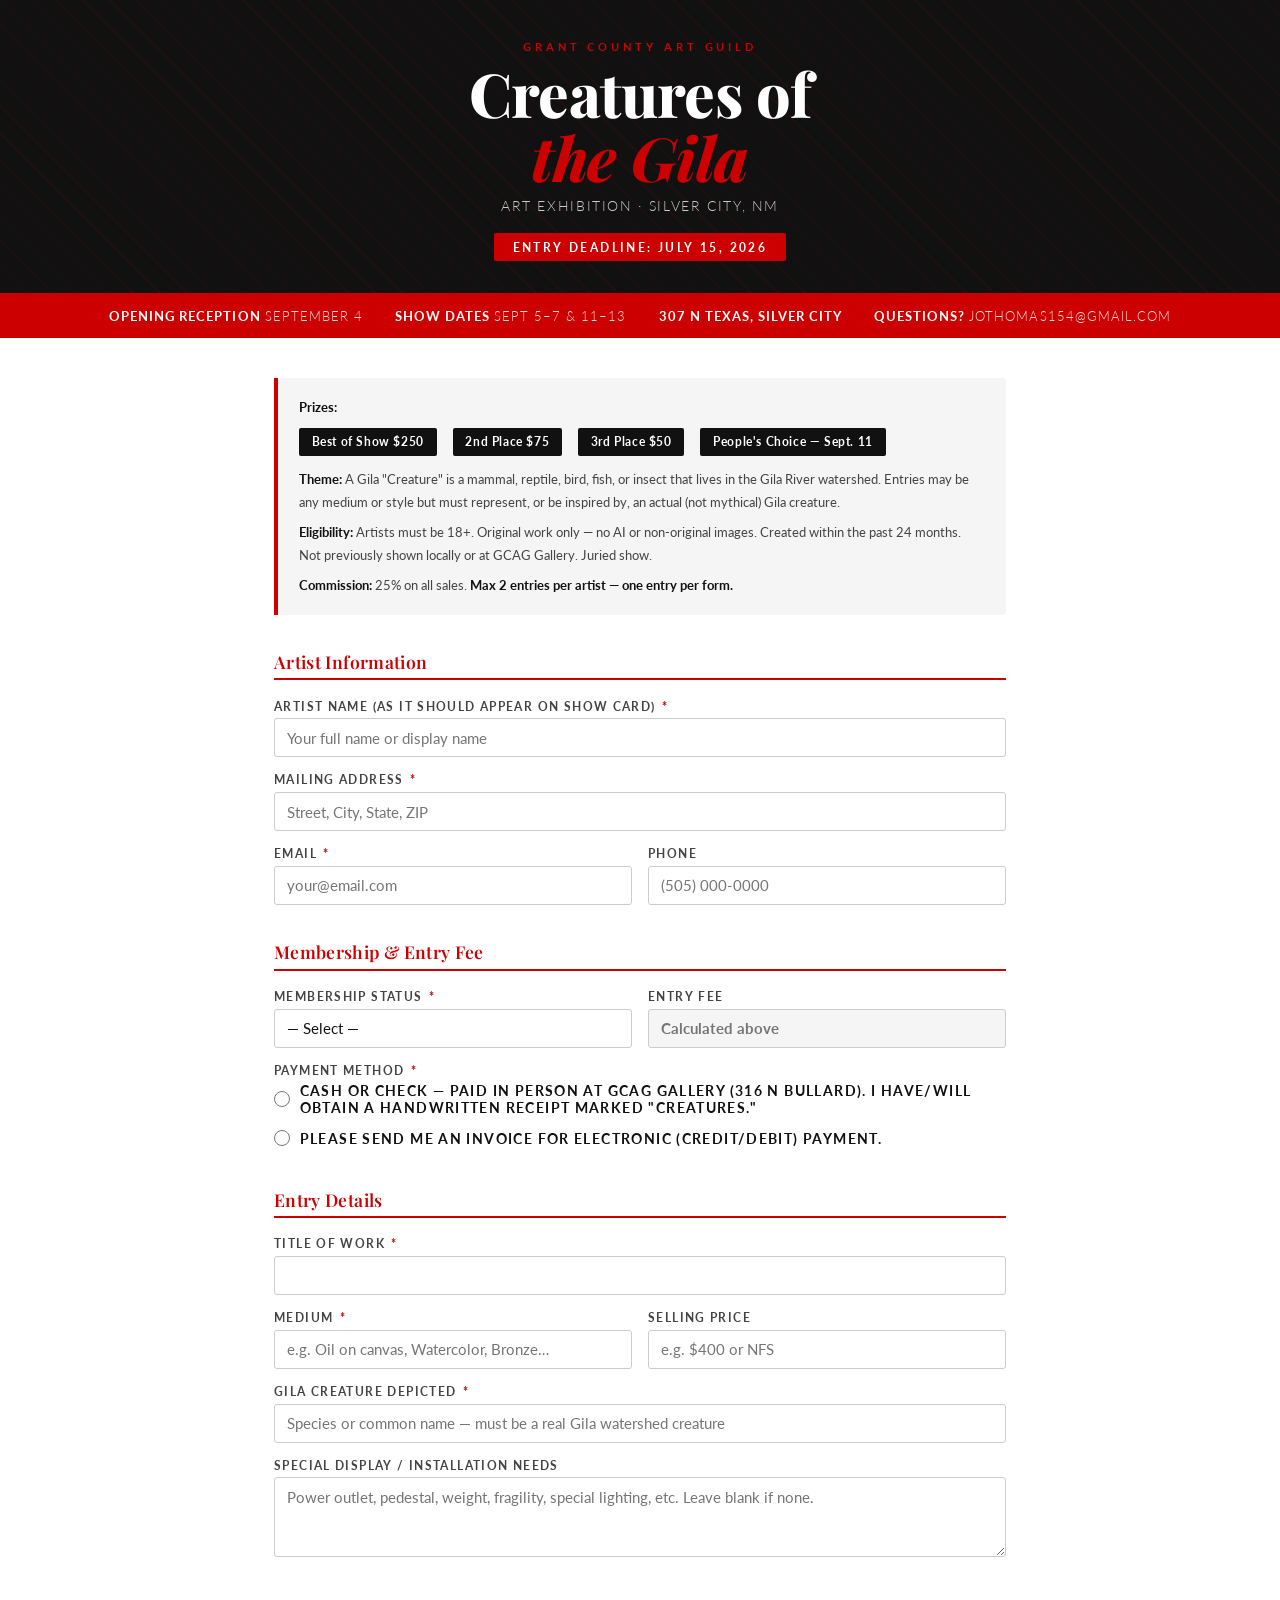
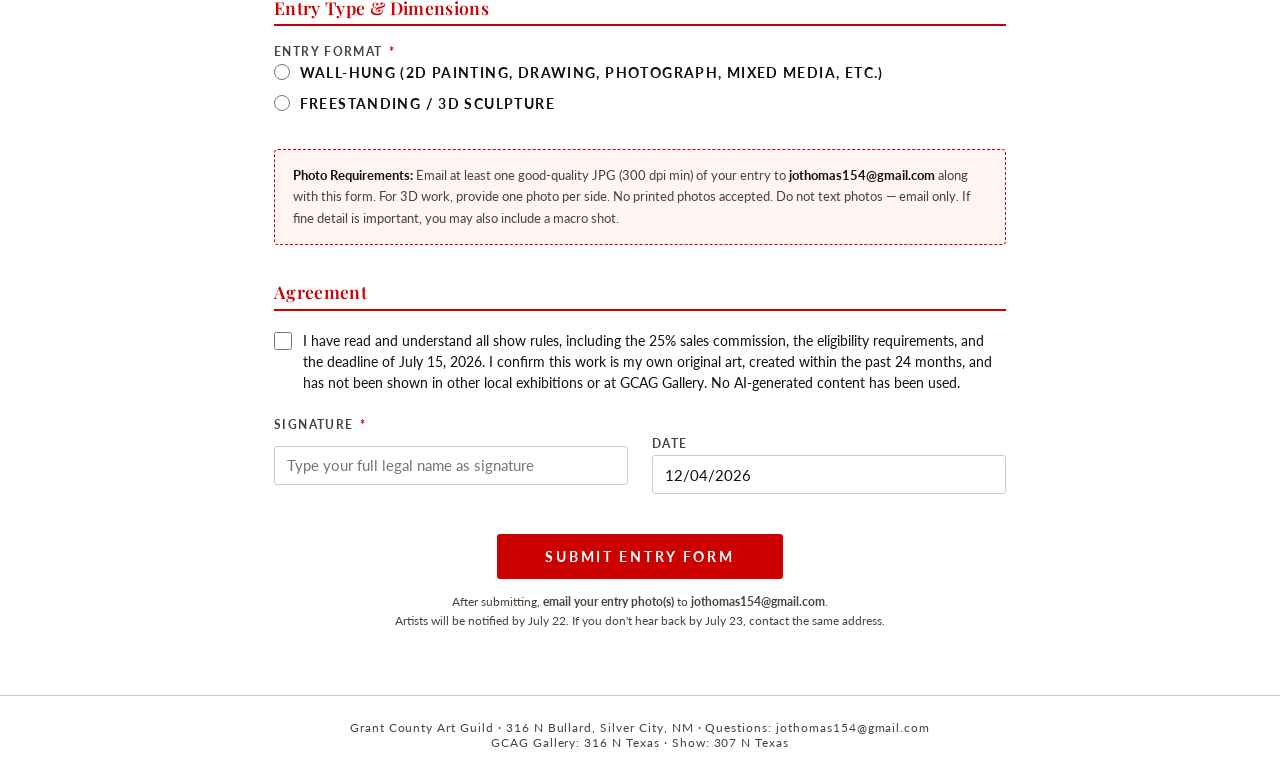
<file: creatures_entry_form_2026.html>
<!DOCTYPE html>
<html lang="en">
<head>
<meta charset="UTF-8">
<meta name="viewport" content="width=device-width, initial-scale=1.0">
<title>Creatures of the Gila – Entry Form 2026</title>
<link href="https://fonts.googleapis.com/css2?family=Playfair+Display:ital,wght@0,600;0,800;1,600&family=Lato:wght@300;400;700&display=swap" rel="stylesheet">
<style>
  :root {
    --sand: #ffffff;
    --clay: #cc0000;
    --ochre: #cc0000;
    --sage: #333333;
    --dark: #111111;
    --mid: #444444;
    --light: #f5f5f5;
    --rule: #cccccc;
  }

  * { box-sizing: border-box; margin: 0; padding: 0; }

  body {
    background: var(--sand);
    font-family: 'Lato', sans-serif;
    color: var(--dark);
    min-height: 100vh;
  }

  /* ── HEADER ── */
  header {
    background: var(--dark);
    color: var(--sand);
    padding: 2.5rem 2rem 2rem;
    text-align: center;
    position: relative;
    overflow: hidden;
  }
  header::before {
    content: '';
    position: absolute;
    inset: 0;
    background: repeating-linear-gradient(
      45deg,
      transparent,
      transparent 18px,
      rgba(204,0,0,0.1) 18px,
      rgba(204,0,0,0.1) 19px
    );
  }
  .header-inner { position: relative; z-index: 1; }
  .show-label {
    font-family: 'Lato', sans-serif;
    font-weight: 700;
    font-size: 0.7rem;
    letter-spacing: 0.35em;
    color: var(--ochre);
    text-transform: uppercase;
    margin-bottom: 0.5rem;
  }
  header h1 {
    font-family: 'Playfair Display', serif;
    font-size: clamp(2.2rem, 6vw, 3.8rem);
    font-weight: 800;
    line-height: 1.05;
    letter-spacing: -0.01em;
  }
  header h1 em {
    font-style: italic;
    color: var(--ochre);
  }
  .header-sub {
    font-size: 0.85rem;
    font-weight: 300;
    letter-spacing: 0.12em;
    color: var(--rule);
    margin-top: 0.6rem;
    text-transform: uppercase;
  }
  .deadline-badge {
    display: inline-block;
    margin-top: 1.2rem;
    background: var(--clay);
    color: #fff;
    font-size: 0.75rem;
    font-weight: 700;
    letter-spacing: 0.2em;
    text-transform: uppercase;
    padding: 0.4rem 1.2rem;
    border-radius: 2px;
  }

  /* ── INFO BOX ── */
  .info-strip {
    background: var(--clay);
    color: #fff;
    padding: 0.9rem 2rem;
    display: flex;
    flex-wrap: wrap;
    gap: 0.5rem 2rem;
    justify-content: center;
    font-size: 0.8rem;
    font-weight: 700;
    letter-spacing: 0.08em;
    text-transform: uppercase;
  }
  .info-strip span { opacity: 0.85; font-weight: 300; }

  /* ── MAIN LAYOUT ── */
  main {
    max-width: 780px;
    margin: 0 auto;
    padding: 2.5rem 1.5rem 4rem;
  }

  /* ── SECTION TITLES ── */
  .section-title {
    font-family: 'Playfair Display', serif;
    font-size: 1.1rem;
    font-weight: 600;
    color: var(--clay);
    border-bottom: 2px solid var(--clay);
    padding-bottom: 0.35rem;
    margin: 2.2rem 0 1.2rem;
    letter-spacing: 0.02em;
  }

  /* ── RULE BOX ── */
  .rules-box {
    background: var(--light);
    border-left: 4px solid var(--ochre);
    padding: 1.1rem 1.3rem;
    font-size: 0.83rem;
    line-height: 1.7;
    color: var(--mid);
    margin-bottom: 2rem;
    border-radius: 0 4px 4px 0;
  }
  .rules-box strong { color: var(--dark); }
  .prizes {
    display: flex;
    gap: 1rem;
    flex-wrap: wrap;
    margin-top: 0.6rem;
  }
  .prize-chip {
    background: var(--dark);
    color: var(--sand);
    padding: 0.25rem 0.8rem;
    border-radius: 2px;
    font-size: 0.75rem;
    font-weight: 700;
    letter-spacing: 0.05em;
  }

  /* ── FORM ── */
  .field-group {
    display: grid;
    grid-template-columns: 1fr 1fr;
    gap: 1rem;
    margin-bottom: 1rem;
  }
  .field-group.full { grid-template-columns: 1fr; }
  .field-group.three { grid-template-columns: 1fr 1fr 1fr; }

  label {
    display: block;
    font-size: 0.72rem;
    font-weight: 700;
    letter-spacing: 0.12em;
    text-transform: uppercase;
    color: var(--mid);
    margin-bottom: 0.35rem;
  }
  label .req { color: var(--clay); margin-left: 2px; }

  input[type=text],
  input[type=email],
  input[type=tel],
  input[type=number],
  textarea,
  select {
    width: 100%;
    background: #fff;
    border: 1.5px solid var(--rule);
    border-radius: 3px;
    padding: 0.6rem 0.75rem;
    font-family: 'Lato', sans-serif;
    font-size: 0.92rem;
    color: var(--dark);
    transition: border-color 0.2s;
    -webkit-appearance: none;
  }
  input:focus, textarea:focus, select:focus {
    outline: none;
    border-color: var(--clay);
    box-shadow: 0 0 0 3px rgba(184,92,42,0.12);
  }
  textarea { resize: vertical; min-height: 80px; }

  .checkbox-row {
    display: flex;
    align-items: flex-start;
    gap: 0.7rem;
    margin-bottom: 0.75rem;
  }
  .checkbox-row input[type=checkbox] {
    width: 18px;
    height: 18px;
    margin-top: 2px;
    accent-color: var(--clay);
    flex-shrink: 0;
    cursor: pointer;
  }
  .checkbox-row .cb-label {
    font-size: 0.88rem;
    color: var(--dark);
    line-height: 1.5;
    text-transform: none;
    letter-spacing: 0;
    font-weight: 400;
    cursor: pointer;
  }

  .radio-group {
    display: flex;
    flex-direction: column;
    gap: 0.5rem;
    margin-top: 0.3rem;
  }
  .radio-row {
    display: flex;
    align-items: center;
    gap: 0.6rem;
    cursor: pointer;
  }
  .radio-row input[type=radio] {
    accent-color: var(--clay);
    width: 16px;
    height: 16px;
    flex-shrink: 0;
  }
  .radio-row span {
    font-size: 0.88rem;
    color: var(--dark);
  }

  /* conditional panels */
  .panel {
    background: var(--light);
    border: 1.5px solid var(--rule);
    border-radius: 4px;
    padding: 1.2rem 1.3rem;
    margin-top: 0.8rem;
    display: none;
  }
  .panel.active { display: block; }
  .panel .section-title { margin-top: 0; font-size: 0.95rem; }

  /* signature area */
  .sig-area {
    border-bottom: 1.5px solid var(--dark);
    height: 48px;
    margin-top: 0.4rem;
    position: relative;
  }
  .sig-area::after {
    content: 'Sign here';
    position: absolute;
    bottom: 4px;
    left: 0;
    font-size: 0.7rem;
    color: var(--rule);
    letter-spacing: 0.08em;
    text-transform: uppercase;
  }

  /* notice */
  .notice {
    background: #fff5f5;
    border: 1.5px dashed var(--ochre);
    border-radius: 4px;
    padding: 0.9rem 1.1rem;
    font-size: 0.82rem;
    line-height: 1.65;
    color: var(--mid);
    margin: 1.5rem 0;
  }
  .notice strong { color: var(--dark); }

  /* submit */
  .submit-row {
    text-align: center;
    margin-top: 2.5rem;
  }
  .btn-submit {
    background: var(--clay);
    color: #fff;
    border: none;
    padding: 0.9rem 3rem;
    font-family: 'Lato', sans-serif;
    font-size: 0.85rem;
    font-weight: 700;
    letter-spacing: 0.2em;
    text-transform: uppercase;
    border-radius: 3px;
    cursor: pointer;
    transition: background 0.2s, transform 0.1s;
  }
  .btn-submit:hover { background: #a04a1e; }
  .btn-submit:active { transform: scale(0.98); }
  .submit-note {
    font-size: 0.76rem;
    color: var(--mid);
    margin-top: 0.8rem;
    line-height: 1.6;
  }

  /* footer */
  footer {
    text-align: center;
    padding: 1.5rem;
    font-size: 0.75rem;
    color: var(--mid);
    letter-spacing: 0.08em;
    border-top: 1px solid var(--rule);
  }

  /* print */
  @media print {
    header { background: #222 !important; -webkit-print-color-adjust: exact; print-color-adjust: exact; }
    .btn-submit { display: none; }
  }

  @media (max-width: 560px) {
    .field-group, .field-group.three { grid-template-columns: 1fr; }
    .info-strip { font-size: 0.72rem; gap: 0.4rem 1.2rem; }
  }
</style>
</head>
<body>

<header>
  <div class="header-inner">
    <div class="show-label">Grant County Art Guild</div>
    <h1>Creatures of<br><em>the Gila</em></h1>
    <div class="header-sub">Art Exhibition · Silver City, NM</div>
    <div class="deadline-badge">Entry Deadline: July 15, 2026</div>
  </div>
</header>

<div class="info-strip">
  <div>Opening Reception <span>September 4</span></div>
  <div>Show Dates <span>Sept 5–7 &amp; 11–13</span></div>
  <div>307 N Texas, Silver City</div>
  <div>Questions? <span>jothomas154@gmail.com</span></div>
</div>

<main>

  <div class="rules-box">
    <strong>Prizes:</strong>
    <div class="prizes">
      <div class="prize-chip">Best of Show $250</div>
      <div class="prize-chip">2nd Place $75</div>
      <div class="prize-chip">3rd Place $50</div>
      <div class="prize-chip">People's Choice — Sept. 11</div>
    </div>
    <p style="margin-top:0.75rem"><strong>Theme:</strong> A Gila "Creature" is a mammal, reptile, bird, fish, or insect that lives in the Gila River watershed. Entries may be any medium or style but must represent, or be inspired by, an actual (not mythical) Gila creature.</p>
    <p style="margin-top:0.5rem"><strong>Eligibility:</strong> Artists must be 18+. Original work only — no AI or non-original images. Created within the past 24 months. Not previously shown locally or at GCAG Gallery. Juried show.</p>
    <p style="margin-top:0.5rem"><strong>Commission:</strong> 25% on all sales. <strong>Max 2 entries per artist — one entry per form.</strong></p>
  </div>

  <form id="entryForm" action="https://formspree.io/f/mkoealbj" method="POST" novalidate>

    <!-- ARTIST INFO -->
    <div class="section-title">Artist Information</div>

    <div class="field-group full">
      <div>
        <label>Artist Name (as it should appear on show card) <span class="req">*</span></label>
        <input type="text" name="artist_name" placeholder="Your full name or display name" required>
      </div>
    </div>

    <div class="field-group full">
      <div>
        <label>Mailing Address <span class="req">*</span></label>
        <input type="text" name="address" placeholder="Street, City, State, ZIP" required>
      </div>
    </div>

    <div class="field-group">
      <div>
        <label>Email <span class="req">*</span></label>
        <input type="email" name="email" placeholder="your@email.com" required>
      </div>
      <div>
        <label>Phone</label>
        <input type="tel" name="phone" placeholder="(505) 000-0000">
      </div>
    </div>

    <!-- MEMBERSHIP / FEE -->
    <div class="section-title">Membership &amp; Entry Fee</div>

    <div class="field-group">
      <div>
        <label>Membership Status <span class="req">*</span></label>
        <select name="membership" id="membershipSelect" required onchange="updateFee()">
          <option value="">— Select —</option>
          <option value="member">GCAG Member ($25)</option>
          <option value="nonmember">Non-Member ($35)</option>
        </select>
      </div>
      <div>
        <label>Entry Fee</label>
        <input type="text" name="entry_fee" id="entryFeeDisplay" readonly placeholder="Calculated above" style="background:#f5f5f5; color:var(--clay); font-weight:700;">
      </div>
    </div>

    <label>Payment Method <span class="req">*</span></label>
    <div class="radio-group" style="margin-bottom:1rem;">
      <label class="radio-row">
        <input type="radio" name="payment" value="cash_check" required>
        <span>Cash or check — paid in person at GCAG Gallery (316 N Bullard). I have/will obtain a handwritten receipt marked "Creatures."</span>
      </label>
      <label class="radio-row">
        <input type="radio" name="payment" value="invoice">
        <span>Please send me an invoice for electronic (credit/debit) payment.</span>
      </label>
    </div>

    <!-- ENTRY DETAILS -->
    <div class="section-title">Entry Details</div>

    <div class="field-group full">
      <div>
        <label>Title of Work <span class="req">*</span></label>
        <input type="text" name="title" required>
      </div>
    </div>

    <div class="field-group">
      <div>
        <label>Medium <span class="req">*</span></label>
        <input type="text" name="medium" placeholder="e.g. Oil on canvas, Watercolor, Bronze…" required>
      </div>
      <div>
        <label>Selling Price</label>
        <input type="text" name="price" placeholder="e.g. $400 or NFS">
      </div>
    </div>

    <div class="field-group full">
      <div>
        <label>Gila Creature Depicted <span class="req">*</span></label>
        <input type="text" name="creature" placeholder="Species or common name — must be a real Gila watershed creature" required>
      </div>
    </div>

    <div class="field-group full">
      <div>
        <label>Special Display / Installation Needs</label>
        <textarea name="display_needs" placeholder="Power outlet, pedestal, weight, fragility, special lighting, etc. Leave blank if none."></textarea>
      </div>
    </div>

    <!-- ENTRY TYPE -->
    <div class="section-title">Entry Type &amp; Dimensions</div>

    <label>Entry Format <span class="req">*</span></label>
    <div class="radio-group" style="margin-bottom:1rem;">
      <label class="radio-row">
        <input type="radio" name="entry_type" value="wall" required onchange="showPanel('wall')">
        <span>Wall-hung (2D painting, drawing, photograph, mixed media, etc.)</span>
      </label>
      <label class="radio-row">
        <input type="radio" name="entry_type" value="freestanding" onchange="showPanel('freestanding')">
        <span>Freestanding / 3D sculpture</span>
      </label>
    </div>

    <!-- WALL HUNG PANEL -->
    <div class="panel" id="panel-wall">
      <div class="section-title">Wall-Hung Dimensions</div>

      <div class="notice" style="margin-top:0;">
        A diptych or triptych counts as one entry. If your piece weighs more than 5 lbs, enter weight below.
      </div>

      <div class="field-group three">
        <div>
          <label>Artwork Height</label>
          <input type="text" name="art_h" placeholder='e.g. 18"'>
        </div>
        <div>
          <label>Artwork Width</label>
          <input type="text" name="art_w" placeholder='e.g. 24"'>
        </div>
        <div>
          <label>Depth / Depth of Frame</label>
          <input type="text" name="art_d" placeholder='e.g. 1.5"'>
        </div>
      </div>

      <div class="field-group three">
        <div>
          <label>Framed Height (if framed)</label>
          <input type="text" name="framed_h" placeholder='e.g. 20"'>
        </div>
        <div>
          <label>Framed Width (if framed)</label>
          <input type="text" name="framed_w" placeholder='e.g. 26"'>
        </div>
        <div>
          <label>Est. Weight (if &gt;5 lbs)</label>
          <input type="text" name="wall_weight" placeholder='e.g. 8 lbs'>
        </div>
      </div>

      <div class="field-group full">
        <div>
          <label>Hanging System</label>
          <input type="text" name="hanging" placeholder="Wire, D-rings, keyhole, cleat, etc.">
        </div>
      </div>
    </div>

    <!-- FREESTANDING PANEL -->
    <div class="panel" id="panel-freestanding">
      <div class="section-title">Freestanding / 3D Dimensions</div>

      <div class="notice" style="margin-top:0;">
        Max pedestal size: 12×24" or 16×16". Max width for 3D work: 24×24". Max footprint for a grouping: 24×24".
        For 3D work, please submit one photo per side.
      </div>

      <div class="field-group three">
        <div>
          <label>Height</label>
          <input type="text" name="fs_h" placeholder='e.g. 14"'>
        </div>
        <div>
          <label>Width at Widest Point</label>
          <input type="text" name="fs_w" placeholder='e.g. 10"'>
        </div>
        <div>
          <label>Depth at Widest Point</label>
          <input type="text" name="fs_d" placeholder='e.g. 10"'>
        </div>
      </div>

      <div class="field-group">
        <div>
          <label>Base Measurements (if applicable)</label>
          <input type="text" name="base_size" placeholder='e.g. 12" × 12"'>
        </div>
        <div>
          <label>Est. Weight (if heavy)</label>
          <input type="text" name="fs_weight" placeholder='e.g. 20 lbs'>
        </div>
      </div>

      <label>Pedestal</label>
      <div class="radio-group" style="margin-bottom:0;">
        <label class="radio-row">
          <input type="radio" name="pedestal" value="no">
          <span>My piece does NOT need a pedestal</span>
        </label>
        <label class="radio-row">
          <input type="radio" name="pedestal" value="yes">
          <span>My piece NEEDS a pedestal</span>
        </label>
      </div>
    </div>

    <!-- PHOTOS REMINDER -->
    <div class="notice" style="margin-top:2rem;">
      <strong>Photo Requirements:</strong> Email at least one good-quality JPG (300 dpi min) of your entry to
      <strong>jothomas154@gmail.com</strong> along with this form. For 3D work, provide one photo per side.
      No printed photos accepted. Do not text photos — email only. If fine detail is important, you may also
      include a macro shot.
    </div>

    <!-- AGREEMENT / SIGNATURE -->
    <div class="section-title">Agreement</div>

    <div class="checkbox-row">
      <input type="checkbox" id="rulesCheck" name="rules_agreed" required>
      <label for="rulesCheck" class="cb-label">
        I have read and understand all show rules, including the 25% sales commission, the eligibility requirements,
        and the deadline of July 15, 2026. I confirm this work is my own original art, created within the past 24 months,
        and has not been shown in other local exhibitions or at GCAG Gallery. No AI-generated content has been used.
      </label>
    </div>

    <div style="margin-top:1.2rem;">
      <label>Signature <span class="req">*</span></label>
      <div class="field-group" style="align-items:center; gap:1.5rem; margin-bottom:0;">
        <div>
          <input type="text" name="signature" placeholder="Type your full legal name as signature" required>
        </div>
        <div>
          <label>Date</label>
          <input type="text" name="sig_date" id="sigDate" placeholder="MM/DD/YYYY">
        </div>
      </div>
    </div>

    <!-- SUBMIT -->
    <div class="submit-row">
      <button type="submit" class="btn-submit">Submit Entry Form</button>
      <div class="submit-note">
        After submitting, <strong>email your entry photo(s)</strong> to <strong>jothomas154@gmail.com</strong>.<br>
        Artists will be notified by July 22. If you don't hear back by July 23, contact the same address.
      </div>
    </div>

  </form>

</main>

<footer>
  Grant County Art Guild · 316 N Bullard, Silver City, NM · Questions: jothomas154@gmail.com<br>
  GCAG Gallery: 316 N Texas · Show: 307 N Texas
</footer>

<script>
  // Auto-fill today's date
  const today = new Date();
  const mm = String(today.getMonth()+1).padStart(2,'0');
  const dd = String(today.getDate()).padStart(2,'0');
  const yyyy = today.getFullYear();
  document.getElementById('sigDate').value = `${mm}/${dd}/${yyyy}`;

  function updateFee() {
    const sel = document.getElementById('membershipSelect').value;
    const display = document.getElementById('entryFeeDisplay');
    if (sel === 'member') display.value = '$25.00';
    else if (sel === 'nonmember') display.value = '$35.00';
    else display.value = '';
  }

  function showPanel(type) {
    document.querySelectorAll('.panel').forEach(p => p.classList.remove('active'));
    const panel = document.getElementById('panel-' + type);
    if (panel) panel.classList.add('active');
  }

  document.getElementById('entryForm').addEventListener('submit', function(e) {
    const required = this.querySelectorAll('[required]');
    let valid = true;
    required.forEach(el => {
      if (el.type === 'checkbox' && !el.checked) {
        el.style.outline = '2px solid #cc0000';
        valid = false;
      } else if (el.type !== 'checkbox' && !el.value.trim()) {
        el.style.borderColor = '#cc0000';
        valid = false;
      } else {
        el.style.borderColor = '';
        el.style.outline = '';
      }
    });
    if (!valid) {
      e.preventDefault();
      alert('Please fill in all required fields (marked with *) and check the agreement box before submitting.');
    }
    // If valid, form submits normally to Formspree
  });
</script>
</body>
</html>
</file>
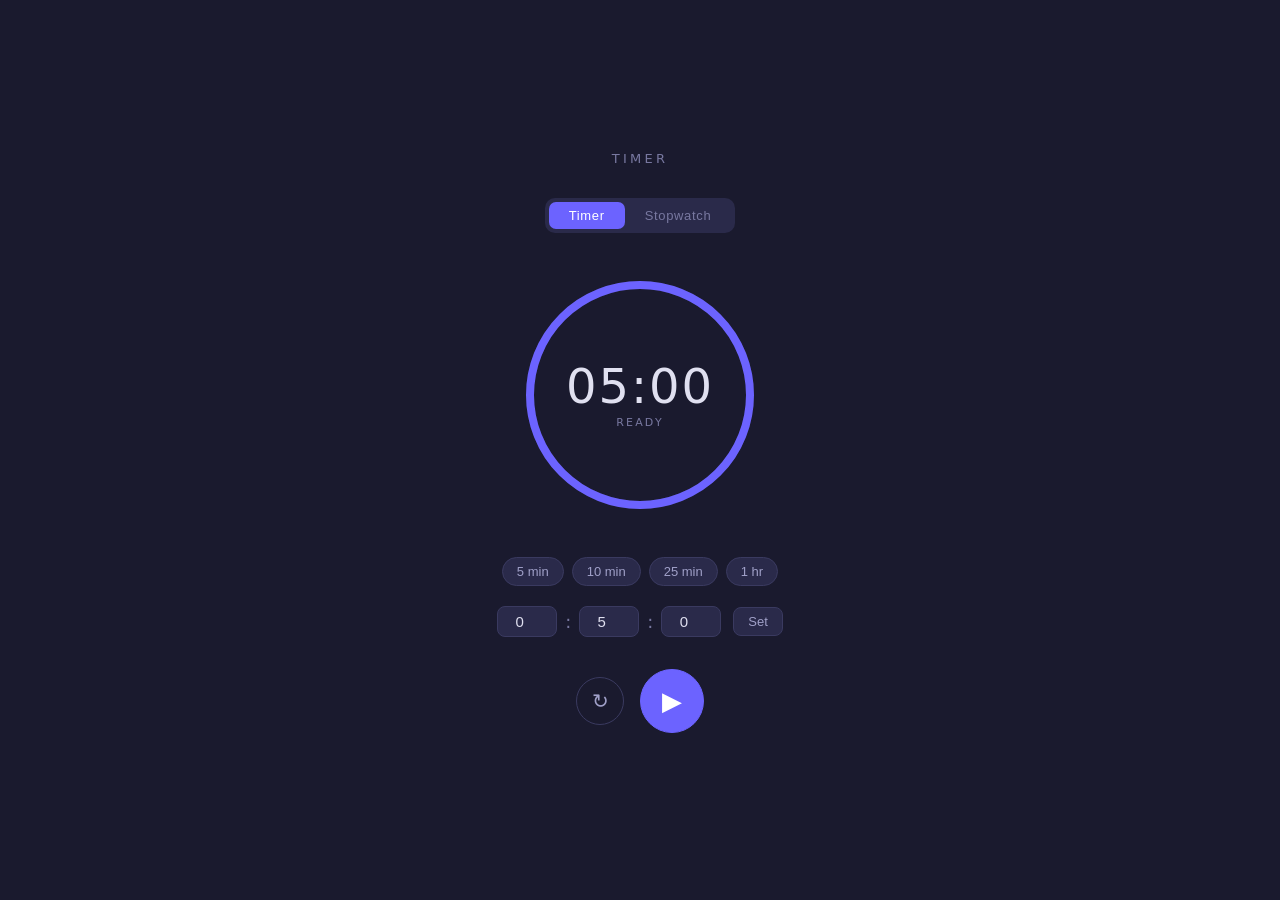
<file: timer-job.html>
<!DOCTYPE html>
<html lang="en">
<head>
<meta charset="UTF-8">
<meta name="viewport" content="width=device-width, initial-scale=1.0">
<title>Timer</title>
<style>
  * { margin: 0; padding: 0; box-sizing: border-box; }
  body {
    font-family: 'Segoe UI', system-ui, sans-serif;
    background: #1a1a2e;
    color: #e0e0f0;
    min-height: 100vh;
    display: flex;
    flex-direction: column;
    align-items: center;
    justify-content: center;
    padding: 2rem 1rem 3rem;
    user-select: none;
  }
  h1 {
    font-size: 13px;
    font-weight: 400;
    letter-spacing: 0.25em;
    text-transform: uppercase;
    color: #7878a0;
    margin-bottom: 2rem;
  }
  .mode-tabs {
    display: flex;
    margin-bottom: 2rem;
    background: #2a2a4a;
    border-radius: 10px;
    padding: 4px;
  }
  .tab-btn {
    background: none;
    border: none;
    color: #7878a0;
    padding: 6px 20px;
    border-radius: 7px;
    font-size: 13px;
    cursor: pointer;
    transition: all 0.2s;
    letter-spacing: 0.05em;
  }
  .tab-btn.active { background: #6c63ff; color: #fff; }
  .clock-ring {
    position: relative;
    width: 260px;
    height: 260px;
    margin-bottom: 2rem;
  }
  .clock-ring svg { transform: rotate(-90deg); }
  .ring-bg { fill: none; stroke: #2a2a4a; stroke-width: 8; }
  .ring-progress {
    fill: none;
    stroke: #6c63ff;
    stroke-width: 8;
    stroke-linecap: round;
    stroke-dasharray: 691;
    stroke-dashoffset: 0;
    transition: stroke-dashoffset 0.5s ease, stroke 0.3s ease;
  }
  .ring-progress.warning { stroke: #f0a500; }
  .ring-progress.urgent { stroke: #e05a5a; }
  .clock-center {
    position: absolute;
    top: 50%; left: 50%;
    transform: translate(-50%, -50%);
    text-align: center;
  }
  #display {
    font-size: 48px;
    font-weight: 300;
    letter-spacing: 0.04em;
    color: #e0e0f0;
    font-variant-numeric: tabular-nums;
    line-height: 1;
  }
  #status-label {
    font-size: 11px;
    letter-spacing: 0.2em;
    text-transform: uppercase;
    color: #7878a0;
    margin-top: 6px;
  }
  .presets {
    display: flex;
    gap: 8px;
    margin-bottom: 1.25rem;
    flex-wrap: wrap;
    justify-content: center;
  }
  .preset-btn {
    background: #2a2a4a;
    border: 1px solid #3a3a60;
    color: #a0a0c8;
    padding: 6px 14px;
    border-radius: 20px;
    font-size: 13px;
    cursor: pointer;
    transition: background 0.2s, color 0.2s, border-color 0.2s;
  }
  .preset-btn:hover { background: #3a3a60; color: #e0e0f0; }
  .preset-btn.active { background: #6c63ff22; border-color: #6c63ff; color: #a09aff; }
  .custom-row {
    display: flex;
    align-items: center;
    gap: 8px;
    margin-bottom: 2rem;
  }
  .time-input {
    background: #2a2a4a;
    border: 1px solid #3a3a60;
    color: #e0e0f0;
    padding: 6px 10px;
    border-radius: 8px;
    font-size: 15px;
    width: 60px;
    text-align: center;
    outline: none;
    transition: border-color 0.2s;
  }
  .time-input:focus { border-color: #6c63ff; }
  .time-sep { color: #7878a0; font-size: 18px; font-weight: 300; }
  .set-btn {
    background: #2a2a4a;
    border: 1px solid #3a3a60;
    color: #a0a0c8;
    padding: 6px 14px;
    border-radius: 8px;
    font-size: 13px;
    cursor: pointer;
    transition: background 0.2s;
    margin-left: 4px;
  }
  .set-btn:hover { background: #3a3a60; color: #e0e0f0; }
  .controls {
    display: flex;
    gap: 16px;
    align-items: center;
  }
  .ctrl-btn {
    background: none;
    border: 1.5px solid #3a3a60;
    color: #a0a0c8;
    width: 48px;
    height: 48px;
    border-radius: 50%;
    font-size: 20px;
    display: flex; align-items: center; justify-content: center;
    cursor: pointer;
    transition: all 0.2s;
  }
  .ctrl-btn:hover { border-color: #6c63ff; color: #a09aff; background: #6c63ff11; }
  .ctrl-btn.primary {
    background: #6c63ff;
    border-color: #6c63ff;
    color: #fff;
    width: 64px;
    height: 64px;
    font-size: 26px;
  }
  .ctrl-btn.primary:hover { background: #7c72ff; }
  .ctrl-btn.primary:active { transform: scale(0.96); }
  .ctrl-btn:active { transform: scale(0.94); }

  /* ── Tally / job tracking section ── */
  #log-panel {
    display: none;
    width: 320px;
    margin-top: 2rem;
  }
  #log-panel.show { display: block; }

  .tally-bar {
    background: #2a2a4a;
    border: 1px solid #3a3a60;
    border-radius: 12px;
    padding: 14px 18px;
    display: flex;
    align-items: center;
    justify-content: space-between;
    margin-bottom: 1rem;
  }
  .tally-label { font-size: 11px; letter-spacing: 0.15em; text-transform: uppercase; color: #7878a0; }
  .tally-value { font-size: 22px; font-weight: 300; font-variant-numeric: tabular-nums; color: #a09aff; }

  .log-entry-box {
    display: none;
    gap: 8px;
    margin-bottom: 1rem;
    align-items: center;
  }
  .log-entry-box.show { display: flex; }
  .log-note-input {
    flex: 1;
    background: #2a2a4a;
    border: 1px solid #6c63ff66;
    color: #e0e0f0;
    padding: 7px 12px;
    border-radius: 8px;
    font-size: 13px;
    outline: none;
    transition: border-color 0.2s;
  }
  .log-note-input:focus { border-color: #6c63ff; }
  .log-note-input::placeholder { color: #5a5a80; }
  .log-add-btn {
    background: #6c63ff;
    border: none;
    color: #fff;
    padding: 7px 16px;
    border-radius: 8px;
    font-size: 13px;
    cursor: pointer;
    white-space: nowrap;
    transition: background 0.2s;
  }
  .log-add-btn:hover { background: #7c72ff; }
  .log-skip-btn {
    background: none;
    border: 1px solid #3a3a60;
    color: #7878a0;
    padding: 7px 12px;
    border-radius: 8px;
    font-size: 13px;
    cursor: pointer;
    transition: background 0.2s;
  }
  .log-skip-btn:hover { background: #2a2a4a; color: #a0a0c8; }

  .session-list {
    max-height: 200px;
    overflow-y: auto;
  }
  .session-list::-webkit-scrollbar { width: 4px; }
  .session-list::-webkit-scrollbar-thumb { background: #3a3a60; border-radius: 2px; }

  .session-item {
    display: flex;
    justify-content: space-between;
    align-items: center;
    padding: 8px 4px;
    border-bottom: 1px solid #2a2a4a;
    gap: 8px;
    animation: fadeIn 0.2s ease;
  }
  @keyframes fadeIn { from { opacity: 0; transform: translateY(-4px); } to { opacity: 1; transform: none; } }
  .session-item .s-num { font-size: 11px; color: #5a5a80; min-width: 24px; }
  .session-item .s-note { font-size: 13px; color: #a0a0c8; flex: 1; overflow: hidden; text-overflow: ellipsis; white-space: nowrap; }
  .session-item .s-time { font-size: 13px; color: #7878a0; font-variant-numeric: tabular-nums; white-space: nowrap; }
  .session-item .s-del { background: none; border: none; color: #4a4a70; cursor: pointer; font-size: 15px; padding: 0 4px; transition: color 0.2s; }
  .session-item .s-del:hover { color: #e05a5a; }

  .log-actions {
    display: flex;
    justify-content: space-between;
    margin-top: 10px;
  }
  .copy-btn, .clear-btn {
    background: none;
    border: 1px solid #3a3a60;
    color: #7878a0;
    padding: 5px 14px;
    border-radius: 8px;
    font-size: 12px;
    cursor: pointer;
    transition: all 0.2s;
  }
  .copy-btn:hover { border-color: #6c63ff; color: #a09aff; }
  .clear-btn:hover { border-color: #e05a5a; color: #e05a5a; }

  #alarm-overlay {
    display: none;
    position: fixed; inset: 0;
    background: rgba(26,26,46,0.97);
    flex-direction: column;
    align-items: center;
    justify-content: center;
    gap: 1.5rem;
    animation: pulse-bg 1s infinite alternate;
    z-index: 100;
  }
  #alarm-overlay.show { display: flex; }
  @keyframes pulse-bg {
    from { background: rgba(26,26,46,0.97); }
    to { background: rgba(60,20,20,0.97); }
  }
  #alarm-overlay p { font-size: 28px; font-weight: 300; letter-spacing: 0.1em; color: #e05a5a; animation: pulse-text 0.8s infinite alternate; }
  @keyframes pulse-text { from { opacity: 0.7; } to { opacity: 1; } }
  .dismiss-btn {
    background: #e05a5a; border: none; color: #fff;
    padding: 12px 36px; border-radius: 30px; font-size: 15px;
    cursor: pointer; transition: background 0.2s;
  }
  .dismiss-btn:hover { background: #f07070; }
</style>
</head>
<body>

<h1>Timer</h1>

<div class="mode-tabs">
  <button class="tab-btn active" onclick="switchMode('timer')">Timer</button>
  <button class="tab-btn" onclick="switchMode('stopwatch')">Stopwatch</button>
</div>

<div class="clock-ring">
  <svg width="260" height="260" viewBox="0 0 260 260">
    <circle class="ring-bg" cx="130" cy="130" r="110"/>
    <circle class="ring-progress" id="ring" cx="130" cy="130" r="110"/>
  </svg>
  <div class="clock-center">
    <div id="display">00:00</div>
    <div id="status-label">ready</div>
  </div>
</div>

<div id="timer-controls">
  <div class="presets">
    <button class="preset-btn" onclick="setPreset(5*60,this)">5 min</button>
    <button class="preset-btn" onclick="setPreset(10*60,this)">10 min</button>
    <button class="preset-btn" onclick="setPreset(25*60,this)">25 min</button>
    <button class="preset-btn" onclick="setPreset(60*60,this)">1 hr</button>
  </div>
  <div class="custom-row">
    <input class="time-input" id="inp-h" type="number" min="0" max="23" value="0" />
    <span class="time-sep">:</span>
    <input class="time-input" id="inp-m" type="number" min="0" max="59" value="5" />
    <span class="time-sep">:</span>
    <input class="time-input" id="inp-s" type="number" min="0" max="59" value="0" />
    <button class="set-btn" onclick="setCustomTime()">Set</button>
  </div>
</div>

<div id="stopwatch-controls" style="display:none; height:16px;"></div>

<div class="controls">
  <button class="ctrl-btn" id="reset-btn" onclick="resetCurrent()" title="Reset session">&#8635;</button>
  <button class="ctrl-btn primary" id="play-btn" onclick="toggleTimer()">&#9654;</button>
  <button class="ctrl-btn" id="clear-tally-btn" onclick="clearAll()" title="Clear tally" style="display:none; font-size:14px;">CLR</button>
</div>

<!-- Job / tally section (stopwatch only) -->
<div id="log-panel">
  <div class="tally-bar">
    <div>
      <div class="tally-label">Total logged</div>
      <div class="tally-value" id="tally-display">0:00:00</div>
    </div>
    <div style="text-align:right;">
      <div class="tally-label">Sessions</div>
      <div class="tally-value" id="session-count">0</div>
    </div>
  </div>

  <!-- Appears when stopwatch is paused with time on it -->
  <div class="log-entry-box" id="log-entry-box">
    <input class="log-note-input" id="log-note" placeholder="Label (e.g. Prep, Travel, On-site…)" />
    <button class="log-add-btn" onclick="logSession()">Log it</button>
    <button class="log-skip-btn" onclick="skipLog()">Skip</button>
  </div>

  <div class="session-list" id="session-list"></div>

  <div class="log-actions" id="log-actions" style="display:none;">
    <button class="copy-btn" onclick="copyTally()">&#128203; Copy summary</button>
    <button class="clear-btn" onclick="clearAll()">&#128465; Clear all</button>
  </div>
</div>

<div id="alarm-overlay">
  <p>&#9200; Time's up!</p>
  <button class="dismiss-btn" onclick="dismissAlarm()">Dismiss</button>
</div>

<script>
  let mode = 'timer';
  let running = false;
  let interval = null;
  let totalSeconds = 5 * 60;
  let remainingSeconds = 5 * 60;
  let elapsedMs = 0;
  let swStartTime = null;
  let sessions = [];
  let tallyMs = 0;
  const CIRC = 2 * Math.PI * 110;

  const display     = document.getElementById('display');
  const statusLabel = document.getElementById('status-label');
  const ring        = document.getElementById('ring');
  const playBtn     = document.getElementById('play-btn');
  const logPanel    = document.getElementById('log-panel');
  const logEntryBox = document.getElementById('log-entry-box');
  const logNote     = document.getElementById('log-note');
  const sessionList = document.getElementById('session-list');
  const tallyDisplay= document.getElementById('tally-display');
  const sessionCount= document.getElementById('session-count');
  const logActions  = document.getElementById('log-actions');
  const clearTallyBtn = document.getElementById('clear-tally-btn');
  const alarmOverlay= document.getElementById('alarm-overlay');

  function switchMode(m) {
    mode = m;
    clearInterval(interval);
    running = false;
    elapsedMs = 0;
    playBtn.innerHTML = '&#9654;';
    document.querySelectorAll('.tab-btn').forEach((b,i)=>b.classList.toggle('active',(i===0&&m==='timer')||(i===1&&m==='stopwatch')));
    document.getElementById('timer-controls').style.display = m==='timer'?'':'none';
    document.getElementById('stopwatch-controls').style.display = m==='stopwatch'?'':'none';
    logPanel.classList.toggle('show', m==='stopwatch');
    clearTallyBtn.style.display = m==='stopwatch' ? 'flex' : 'none';
    logEntryBox.classList.remove('show');
    setRing(1);
    if(m==='stopwatch'){
      display.textContent='00:00.0';
      statusLabel.textContent='ready';
    } else {
      remainingSeconds=totalSeconds;
      updateTimerDisplay();
      updateRing();
    }
  }

  function setPreset(secs,btn){
    if(running)return;
    document.querySelectorAll('.preset-btn').forEach(b=>b.classList.remove('active'));
    btn.classList.add('active');
    totalSeconds=secs; remainingSeconds=secs;
    updateTimerDisplay(); updateRing();
  }

  function setCustomTime(){
    if(running)return;
    const h=parseInt(document.getElementById('inp-h').value)||0;
    const m=parseInt(document.getElementById('inp-m').value)||0;
    const s=parseInt(document.getElementById('inp-s').value)||0;
    const total=h*3600+m*60+s;
    if(total<=0)return;
    document.querySelectorAll('.preset-btn').forEach(b=>b.classList.remove('active'));
    totalSeconds=total; remainingSeconds=total;
    updateTimerDisplay(); updateRing();
  }

  function toggleTimer(){
    if(mode==='timer'){
      if(remainingSeconds<=0){resetCurrent();return;}
      running=!running;
      if(running){
        playBtn.innerHTML='&#9646;&#9646;';
        statusLabel.textContent='running';
        interval=setInterval(tickTimer,1000);
        logEntryBox.classList.remove('show');
      } else {
        clearInterval(interval);
        playBtn.innerHTML='&#9654;';
        statusLabel.textContent='paused';
      }
    } else {
      running=!running;
      if(running){
        swStartTime=performance.now()-elapsedMs;
        playBtn.innerHTML='&#9646;&#9646;';
        statusLabel.textContent='running';
        interval=setInterval(tickSW,50);
        logEntryBox.classList.remove('show');
      } else {
        clearInterval(interval);
        playBtn.innerHTML='&#9654;';
        statusLabel.textContent='paused';
        if(elapsedMs > 500) {
          logEntryBox.classList.add('show');
          setTimeout(()=>logNote.focus(),50);
        }
      }
    }
  }

  function tickTimer(){
    remainingSeconds--;
    updateTimerDisplay(); updateRing();
    if(remainingSeconds<=0){
      clearInterval(interval); running=false;
      playBtn.innerHTML='&#9654;';
      triggerAlarm();
    }
  }

  function tickSW(){
    elapsedMs=performance.now()-swStartTime;
    updateSWDisplay(elapsedMs);
  }

  function resetCurrent(){
    clearInterval(interval);
    running=false;
    playBtn.innerHTML='&#9654;';
    logEntryBox.classList.remove('show');
    if(mode==='timer'){
      remainingSeconds=totalSeconds;
      updateTimerDisplay(); updateRing();
      statusLabel.textContent='ready';
    } else {
      elapsedMs=0;
      display.textContent='00:00.0';
      statusLabel.textContent='ready';
      setRing(1);
    }
  }

  function logSession(){
    if(elapsedMs < 500) { skipLog(); return; }
    const note = logNote.value.trim() || 'Session ' + (sessions.length+1);
    const ms = elapsedMs;
    tallyMs += ms;
    sessions.push({note, ms, time: new Date().toLocaleTimeString([], {hour:'2-digit',minute:'2-digit'})});
    renderSessions();
    updateTally();
    logNote.value='';
    logEntryBox.classList.remove('show');
    elapsedMs=0;
    display.textContent='00:00.0';
    statusLabel.textContent='logged ✓';
    setRing(1);
    setTimeout(()=>{ if(!running) statusLabel.textContent='ready'; },1200);
  }

  function skipLog(){
    logEntryBox.classList.remove('show');
    elapsedMs=0;
    display.textContent='00:00.0';
    statusLabel.textContent='ready';
    setRing(1);
  }

  function renderSessions(){
    sessionList.innerHTML='';
    sessions.forEach((s,i)=>{
      const el=document.createElement('div');
      el.className='session-item';
      el.innerHTML=`<span class="s-num">${i+1}</span><span class="s-note" title="${s.note}">${s.note}</span><span class="s-time">${formatMs(s.ms)}</span><button class="s-del" onclick="deleteSession(${i})" title="Remove">&#215;</button>`;
      sessionList.appendChild(el);
    });
    logActions.style.display=sessions.length>0?'flex':'none';
    sessionCount.textContent=sessions.length;
  }

  function deleteSession(i){
    tallyMs -= sessions[i].ms;
    sessions.splice(i,1);
    renderSessions();
    updateTally();
  }

  function updateTally(){
    tallyDisplay.textContent = formatMs(tallyMs, true);
  }

  function clearAll(){
    if(sessions.length===0 && tallyMs===0) return;
    if(!confirm('Clear all logged sessions?')) return;
    sessions=[]; tallyMs=0;
    renderSessions(); updateTally();
    resetCurrent();
  }

  function copyTally(){
    if(sessions.length===0) return;
    let lines = ['Job Time Summary', '================'];
    sessions.forEach((s,i)=> lines.push(`${i+1}. ${s.note.padEnd(28)} ${formatMs(s.ms)}`));
    lines.push('', `Total: ${formatMs(tallyMs, true)}`);
    navigator.clipboard.writeText(lines.join('\n')).then(()=>{
      const btn=document.querySelector('.copy-btn');
      btn.textContent='✓ Copied!';
      setTimeout(()=>btn.innerHTML='&#128203; Copy summary',1500);
    });
  }

  function formatMs(ms, long=false){
    const totalSec=Math.floor(ms/1000);
    const h=Math.floor(totalSec/3600);
    const m=Math.floor((totalSec%3600)/60);
    const s=totalSec%60;
    if(long || h>0) return `${h}:${pad(m)}:${pad(s)}`;
    return `${pad(m)}:${pad(s)}`;
  }

  function updateSWDisplay(ms){
    const totalSec=Math.floor(ms/1000);
    const m=Math.floor(totalSec/60);
    const s=totalSec%60;
    const tenths=Math.floor((ms%1000)/100);
    if(m>=60){
      const h=Math.floor(m/60);
      display.textContent=pad(h)+':'+pad(m%60)+':'+pad(s);
    } else {
      display.textContent=pad(m)+':'+pad(s)+'.'+tenths;
    }
  }

  function updateTimerDisplay(){
    const h=Math.floor(remainingSeconds/3600);
    const m=Math.floor((remainingSeconds%3600)/60);
    const s=remainingSeconds%60;
    display.textContent=h>0 ? pad(h)+':'+pad(m)+':'+pad(s) : pad(m)+':'+pad(s);
    ring.classList.toggle('warning',remainingSeconds<=totalSeconds*.25&&remainingSeconds>totalSeconds*.1);
    ring.classList.toggle('urgent',remainingSeconds<=totalSeconds*.1);
  }

  function updateRing(){
    setRing(totalSeconds>0?remainingSeconds/totalSeconds:1);
  }

  function setRing(pct){
    ring.style.strokeDashoffset=CIRC*(1-pct);
  }

  function pad(n){ return String(n).padStart(2,'0'); }

  function triggerAlarm(){
    statusLabel.textContent='done!';
    alarmOverlay.classList.add('show');
    playBeep();
  }

  function dismissAlarm(){
    alarmOverlay.classList.remove('show');
    resetCurrent();
  }

  function playBeep(){
    try {
      const ctx=new(window.AudioContext||window.webkitAudioContext)();
      [0,.3,.6,.9,1.2].forEach(t=>{
        const osc=ctx.createOscillator(), gain=ctx.createGain();
        osc.connect(gain); gain.connect(ctx.destination);
        osc.frequency.value=880; osc.type='sine';
        gain.gain.setValueAtTime(0,ctx.currentTime+t);
        gain.gain.linearRampToValueAtTime(0.4,ctx.currentTime+t+.05);
        gain.gain.linearRampToValueAtTime(0,ctx.currentTime+t+.25);
        osc.start(ctx.currentTime+t); osc.stop(ctx.currentTime+t+.3);
      });
    } catch(e){}
  }

  logNote.addEventListener('keydown', e => { if(e.key==='Enter') logSession(); });
  updateTimerDisplay();
  updateRing();
</script>
</body>
</html>
</file>
